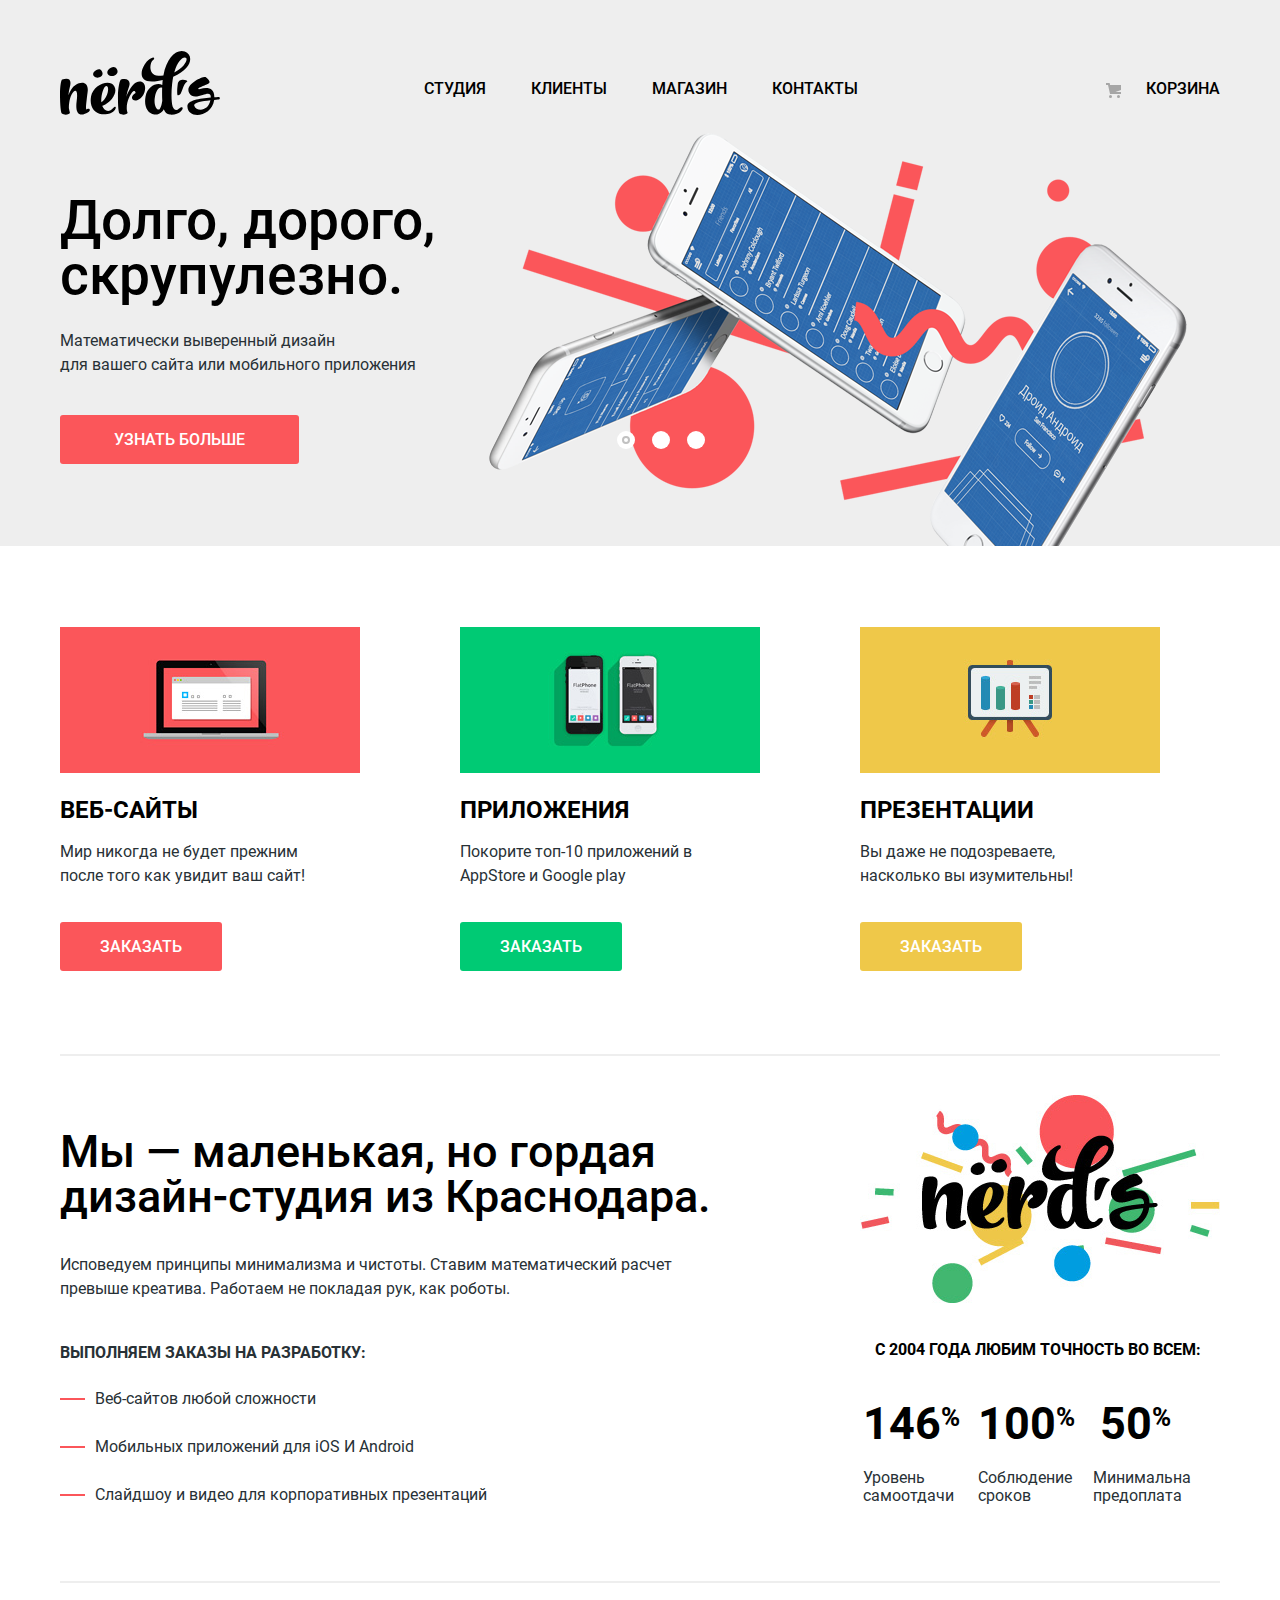
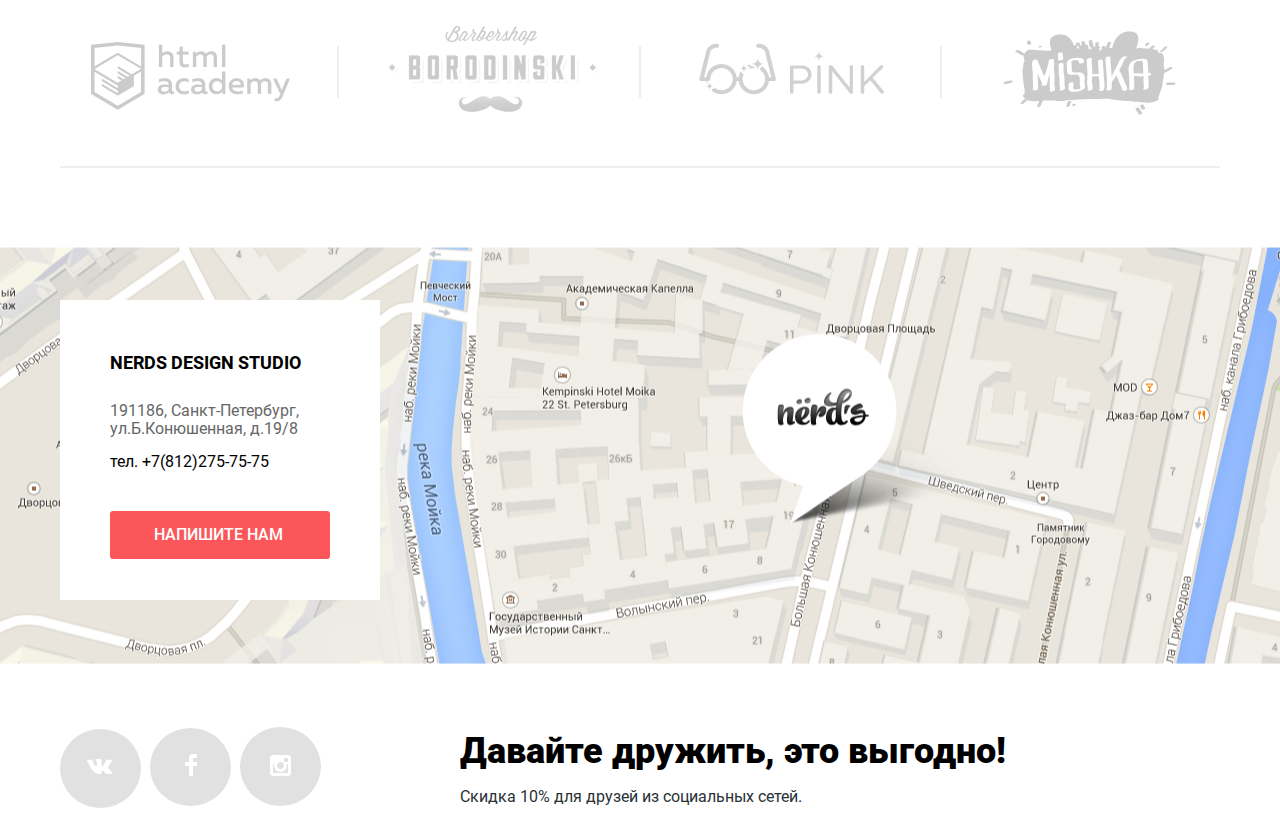
<file: index.html>
<!DOCTYPE html>
<html class="page" lang="ru">

<head>
  <meta charset="utf-8">
  <link href="https://fonts.googleapis.com/css2?family=Roboto:wght@400;500;700&display=swap" rel="stylesheet">
  <link href="css/normalize.css" rel="stylesheet">
  <link href="css/style.min.css" rel="stylesheet">
  <title>HTML Academy: Нёрдс</title>
</head>

<body class="page-body">
  <header class="main-header">
    <div class="container">
      <nav class="main-navigation">
        <a class="main-logo"><img src="img/nerds-logo.svg" width="160" height="65" alt="Логотип дизайн-студия Nerds"></a>
        <ul class="navigation-list position">
          <li><a class="navigation-item" href="studio.html">Студия</a></li>
          <li><a class="navigation-item" href="clients.html">Клиенты</a></li>
          <li><a class="navigation-item" href="catalog.html">Магазин</a></li>
          <li><a class="navigation-item" href="contacts.html">Контакты</a></li>
        </ul>
        <a class="header-cart" href="blank.html">Корзина</a>
      </nav>
    </div>
  </header>
  <main class="main-container">
    <h1 class="visually-hidden">Дизайн-студия Nerds</h1>
    <section class="promo-slider">
      <ul class="slider-list">
        <li class="slider-item">
          <div class="promo-box container">
            <div class="promo-text">
              <h2 class="visually-hidden">Рекламный блок</h2>
              <p class="promo-text-big">Долго, дорого,<br>скрупулезно.</p>
              <p class="promo-text-small-1">Математически выверенный дизайн<br> для вашего сайта или мобильного приложения</p>
              <a class="button" href="catalog.html"><span>Узнать больше</span></a>
            </div>
            <div class="promo-pic-1">
              <img src="img/nerds-slide-phones.png" width="760" height="431" alt="Промо картинка смартфонов">
            </div>
          </div>
        </li>
        <li class="slider-item visually-hidden">
          <div class="promo-box container ">
            <div class="promo-text">
              <h2 class="visually-hidden">Рекламный блок</h2>
              <p class="promo-text-big">Любим математику<br> как никто другой</p>
              <p class="promo-text-small-2">Никакого креатива, только математические формулы<br> для расчета идеальных пропорций</p>
              <a class="button" href="catalog.html"><span>Узнать больше</span></a>
            </div>
            <div class="promo-pic-2">
              <img src="./img/nerds-slide-mac.png" width="760" height="431" alt="Промо картинка с компьютерами">
            </div>
          </div>
        </li>
        <li class="slider-item visually-hidden">
          <div class="promo-box container">
            <div class="promo-text">
              <h2 class="visually-hidden">Рекламный блок</h2>
              <p class="promo-text-big">Только ночь,<br>только хардкор</p>
              <p class="promo-text-small-2">Работать днем, как все? Мы против этого.<br>Ближе к полуночи работа только начинается.</p>
              <a class="button" href="catalog.html"><span>Узнать больше</span></a>
            </div>
            <div class="promo-pic-3">
              <img src="./img/nerds-slide-pads.png" width="760" height="431" alt="Промо картинка с планшетами">
            </div>
          </div>
        </li>
      </ul>
      <div class="slider-controls">
        <button type="button" class="slider-button current-slide" aria-label="Первый слайд"></button>
        <button type="button" class="slider-button" aria-label="Второй слайд"></button>
        <button type="button" class="slider-button" aria-label="Третий слайд"></button>
      </div>
    </section>
    <section class="services container">
      <h2 class="visually-hidden">Услуги</h2>
      <ul class="services-list">
        <li class="services-item">
          <img src="img/web-sites.jpg" width="300" height="146" alt="Сайты">
          <h3 class="services-title">Веб-сайты</h3>
          <p class="services-text">Мир никогда не будет прежним<br> после того как увидит ваш сайт!</p>
          <a class="button services-button" href="catalog.html">Заказать</a>
        </li>
        <li class="services-item">
          <img src="img/apps.jpg" width="300" height="146" alt="Приложения">
          <h3 class="services-title">Приложения</h3>
          <p class="services-text">Покорите топ-10 приложений в<br> AppStore и Google play</p>
          <a class="button button-green services-button" href="catalog.html">Заказать</a>
        </li>
        <li class="services-item">
          <img src="img/presentation.jpg" width="300" height="146" alt="Презентации">
          <h3 class="services-title">Презентации</h3>
          <p class="services-text">Вы даже не подозреваете,<br> насколько вы изумительны!</p>
          <a class="button button-yellow services-button" href="catalog.html">Заказать</a>
        </li>
      </ul>
    </section>
    <section class="studio-description container">
      <div>
        <h2 class="visually-hidden">О нас</h2>
        <p class="description-big-text">Мы — маленькая, но гордая<br> дизайн-студия из Краснодара.</p>
        <p>Исповедуем принципы минимализма и чистоты. Ставим математический расчет<br> превыше креатива. Работаем не покладая рук, как роботы.</p>
        <p class="list-text">Выполняем заказы на разработку:</p>
        <ul class="tasks-list">
          <li class="tasks-list-item">Веб-сайтов любой сложности</li>
          <li class="tasks-list-item">Мобильных приложений для iOS И Android</li>
          <li class="tasks-list-item">Слайдшоу и видео для корпоративных презентаций</li>
        </ul>
      </div>
      <div>
        <h2 class="visually-hidden">Наши преимущества</h2>
        <img src="img/big-logo-nerds.jpg" width="360" height="208" alt="Логотип дизайн-студии Nerds">
        <p class="advantages-text">с 2004 года любим точность во всем:</p>
        <table class="advantages">
          <tr>
            <th class="advantages-head">146<sup class="percent-font">%</sup></th>
            <th class="advantages-head">100<sup class="percent-font">%</sup></th>
            <th class="advantages-head">50<sup class="percent-font">%</sup></th>
          </tr>
          <tr>
            <td class="advantages-name">Уровень<br> самоотдачи</td>
            <td class="advantages-name">Соблюдение<br> сроков</td>
            <td class="advantages-name">Минимальна<br> предоплата</td>
          </tr>
        </table>
      </div>
    </section>
    <section class="partners container">
      <h2 class="visually-hidden">Партнёры</h2>
      <ul class="partners-list">
        <li class="partners-item"><a href="https://htmlacademy.ru/intensive/htmlcss"><img src="img/html-academy-logo.png" class="html light" width="199" height="68" alt="HTML Academy"></a></li>
        <li class="partners-item"><a href="#"><img src="img/borodinski-logo.png" class="borodinski light" width="209" height="90" alt="Barbershop Borodinski"></a></li>
        <li class="partners-item"><a href="#"><img src="img/pink-logo.png" width="185" class="pink light" height="52" alt="PINK"></a></li>
        <li class="partners-item"><a href="#"><img src="img/mishka-logo.png" width="173" class="mishka light" height="84" alt="Mishka"></a></li>
      </ul>
    </section>
  </main>
  <footer class="main-footer">
    <section class="contacts">
      <h2 class="visually-hidden">Контакты</h2>
      <div class="container">
        <div class="contact-box">
          <h3 class="contacts-title">Nerds design studio</h3>
          <p class="adress">191186, Санкт-Петербург, ул.Б.Конюшенная, д.19/8</p>
          <a class="phone" href="tel:+78122757575">тел. +7(812)275-75-75</a>
          <a class="button contact-button" href="#">Напишите нам</a>
        </div>
      </div>
      <div class="map-box">
      <img src="img/map.jpg" class="map-back" width="1440" height="416" alt="Адрес:Санкт-Петербург, ул. Б. Конюшенная, д. 19/8">
      <iframe class="map"
        src="https://www.google.com/maps/embed?pb=!1m18!1m12!1m3!1d1998.6037872533277!2d30.320858716096975!3d59.93871648187614!2m3!1f0!2f0!3f0!3m2!1i1024!2i768!4f13.1!3m3!1m2!1s0x4696310fca145cc1%3A0x42b32648d8238007!2z0JHQvtC70YzRiNCw0Y8g0JrQvtC90Y7RiNC10L3QvdCw0Y8g0YPQuy4sIDE5LzgsINCh0LDQvdC60YIt0J_QtdGC0LXRgNCx0YPRgNCzLCAxOTExODY!5e0!3m2!1sru!2sru!4v1602230164981!5m2!1sru!2sru"
        allowfullscreen="" aria-hidden="false" tabindex="0"></iframe>
      </div>
    </section>
    <section class="social container">
      <div class="social-box">
        <div class="social-text">
          <h2 class="visually-hidden">Социальные сети</h2>
          <p class="social-big-text"><b>Давайте дружить, это выгодно!</b></p>
          <p>Скидка 10% для друзей из социальных сетей.</p>
        </div>
        <div class="social-links">
          <ul class="social-list">
            <li class="social-item"><a class="social-button vk" href="https://vk.com"><img class="social-pic" src="img/vk-icon.svg" width="26" height="15" alt="ВКонтакте"></a></li>
            <li class="social-item"><a class="social-button fb" href="https://facebook.com"><img class="social-pic" src="img/fb-icon.svg" width="12" height="22" alt="Facebook"></a></li>
            <li class="social-item"><a class="social-button inst" href="https://instagram.com"><img class="social-pic" src="img/insta-icon.svg" width="21" height="21" alt="Instagram"></a></li>
          </ul>
        </div>
      </div>
    </section>
  </footer>
  <section class="modal">
    <h2 class="visually-hidden">Форма обратной связи</h2>
    <p class="modal-big-text">Напишите нам</p>
    <form action="https://echo.htmlacademy.ru" method="post" class="feedback-box">
      <fieldset class="field-box">
        <legend class="visually-hidden">Введите ваше Имя и Фамилию</legend>
        <label class="label-text" for="name-field">Ваше имя:</label><br>
        <input class="input-box name-form" type="text" name="name" id="name-field" placeholder="Имя Фамилия" autofocus>
      </fieldset>
      <fieldset class="field-box">
        <legend class="visually-hidden">Введите ваш email</legend>
        <label class="label-text" for="email-field">Ваше email:</label><br>
        <input class="input-box email-form" type="email" name="email" id="email-field" placeholder="email@example.com">
      </fieldset>
      <fieldset class="field-box">
        <legend class="visually-hidden">Оставьте Ваш отзыв в свободной форме</legend>
        <label class="label-text" for="letter-field">Текст письма:</label><br>
        <textarea class="input-box letter" name="letter" id="letter-field" cols="250" rows="4" placeholder="В свободной форме"></textarea>
      </fieldset>
      <button type="submit" class="button">Отправить</button>
    </form>
    <button type="button" class="close" aria-label="Кнопка закрыть обратную связь"><svg class="close-pic" width="21" height="21" viewBox="0 0 21 21" fill="none" xmlns="http://www.w3.org/2000/svg">
        <path
          d="M13.3299 10.5005L20.7072 3.12321C21.0963 2.7317 21.0963 2.09952 20.7072 1.70801L19.292 0.291799C18.9005 -0.0972665 18.2683 -0.0972665 17.8768 0.291799L10.4995 7.67009L3.12221 0.2928C2.7307 -0.0962657 2.09852 -0.0962657 1.70701 0.2928L0.291799 1.70801C-0.0972665 2.09952 -0.0972665 2.7317 0.291799 3.12321L7.66909 10.5005L0.291799 17.8778C-0.0972665 18.2693 -0.0972665 18.9015 0.291799 19.293L1.70801 20.7082C2.09952 21.0973 2.7317 21.0973 3.12321 20.7082L10.5005 13.3309L17.8778 20.7082C18.2693 21.0973 18.9015 21.0973 19.293 20.7082L20.7082 19.293C21.0973 18.9015 21.0973 18.2693 20.7082 17.8778L13.3299 10.5005Z"
          fill="#FB565A" />
      </svg></button>
  </section>
  <script src="js/script.min.js"></script>
</body>

</html>
</file>
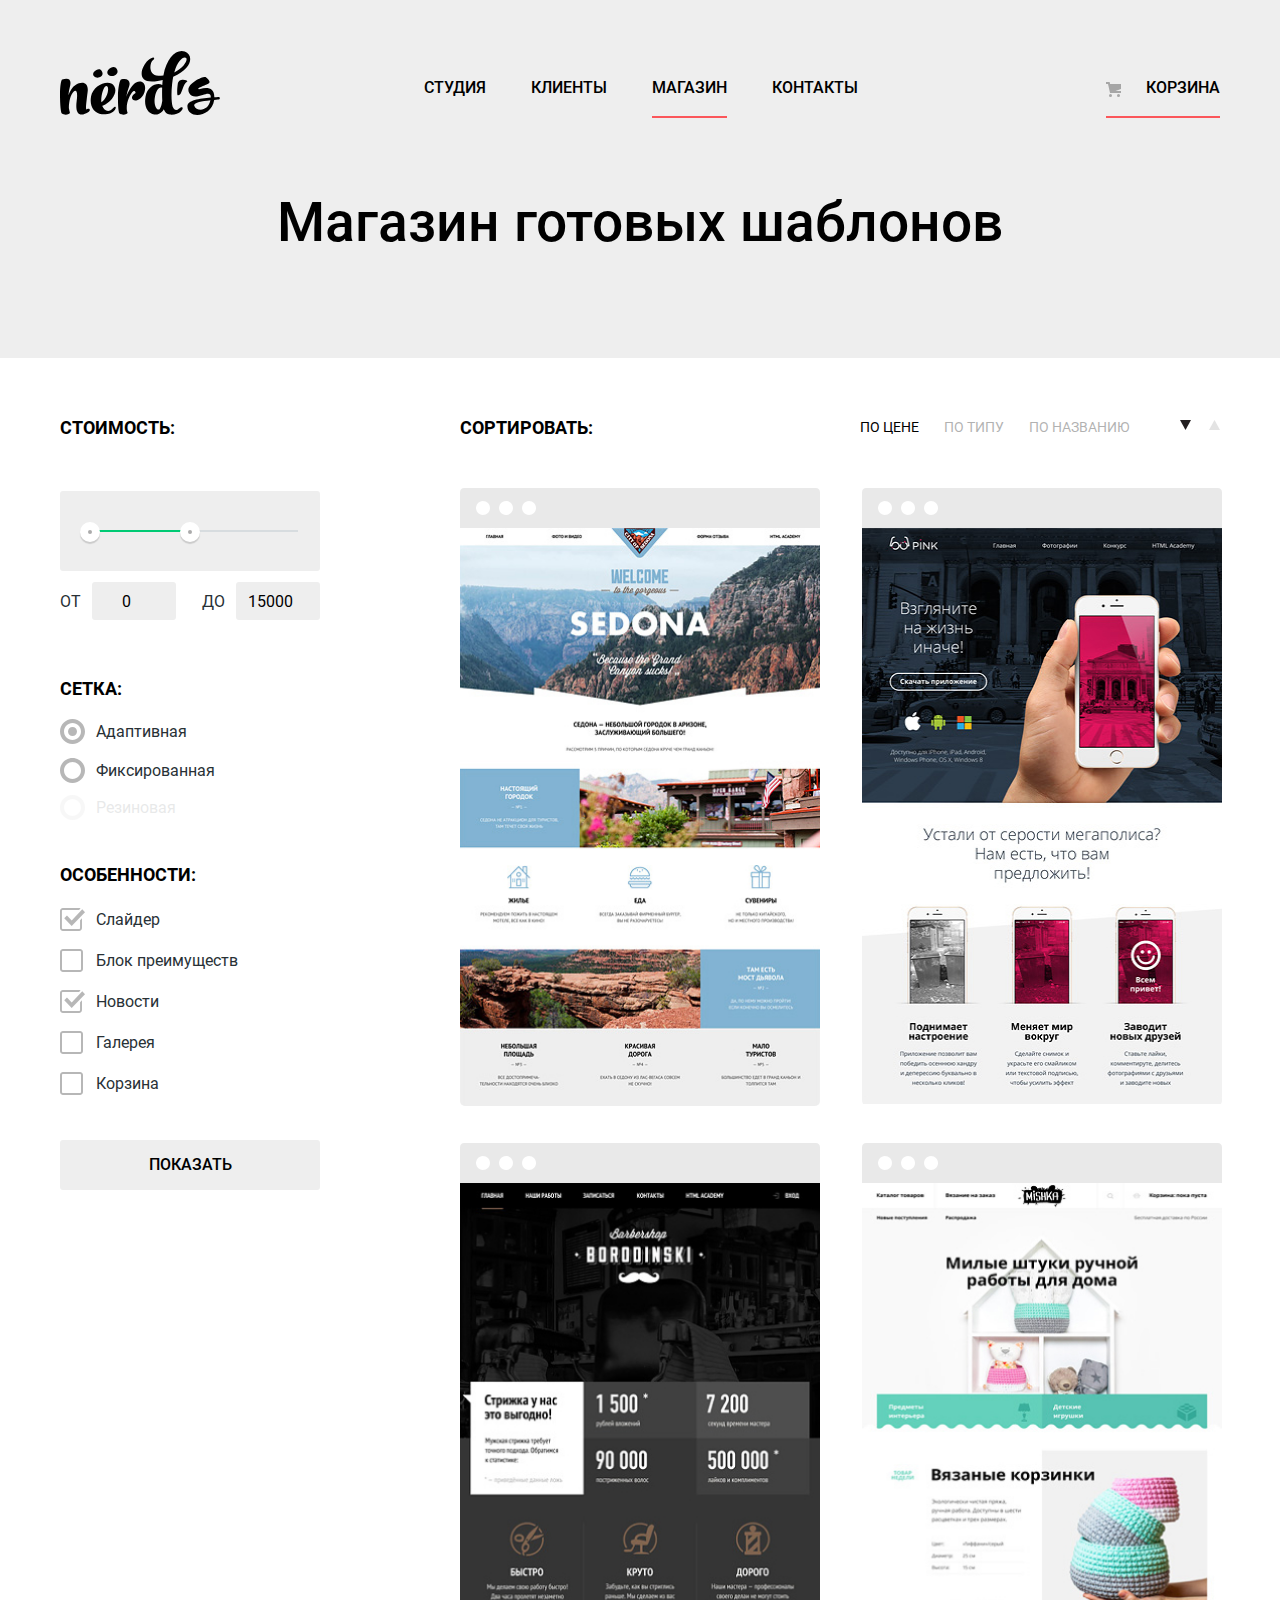
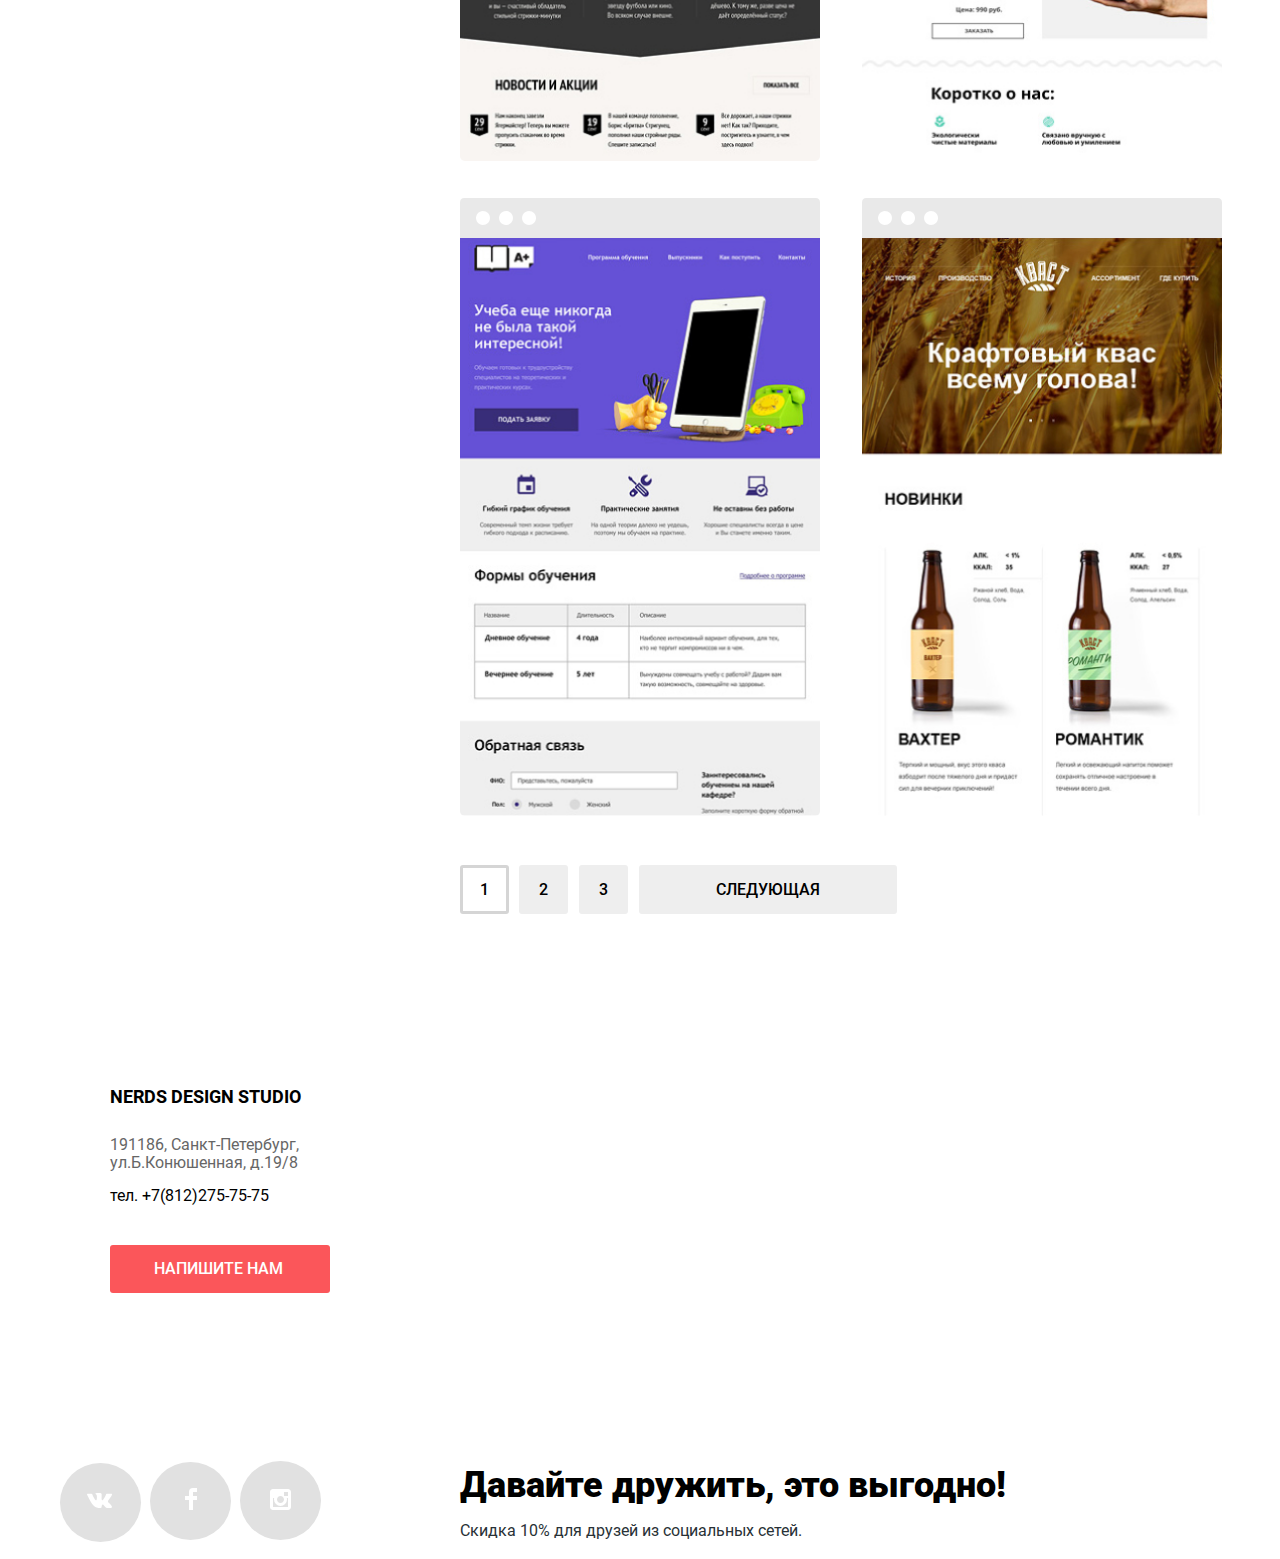
<file: catalog.html>
<!DOCTYPE html>
<html class="page" lang="ru">

<head>
  <meta charset="utf-8">
  <link href="https://fonts.googleapis.com/css2?family=Roboto:wght@400;500;700&display=swap" rel="stylesheet">
  <link href="css/normalize.css" rel="stylesheet">
  <link href="css/style.min.css" rel="stylesheet">
  <title>HTML Academy: Нёрдс</title>
</head>

<body class="page-body">
  <header class="main-header">
    <div class="container">
      <nav class="main-navigation">
        <a class="main-logo" href="index.html"><img src="img/nerds-logo.svg" width="160" height="65" alt="Логотип дизайн-студия Nerds"></a>
        <ul class="navigation-list position">
          <li><a class="navigation-item" href="studio.html">Студия</a></li>
          <li><a class="navigation-item" href="clients.html">Клиенты</a></li>
          <li><a class="navigation-item current-nav" href="catalog.html">Магазин</a></li>
          <li><a class="navigation-item" href="contacts.html">Контакты</a></li>
        </ul>
        <a class="header-cart current-nav" href="blank.html">Корзина</a>
      </nav>
    </div>
  </header>
  <main class="main-container">
    <div class="catalog-title-box">
      <div class="catalog-title-box-position">
        <h1 class="catalog-title">Магазин готовых шаблонов</h1>
      </div>
    </div>
    <div class="catalog-box container">
      <div class="catalog-filters">
        <section class="filters">
          <h2 class="visually-hidden">Фильтры</h2>
          <form class="form-box" action="https://echo.htmlacademy.ru" method="get">
            <fieldset class="filter-box">
              <legend class="form-name">Стоимость:</legend>
              <div class="range-filter">
                <div class="range-controls">
                  <div class="scale">
                    <div class="bar"></div>
                  </div>
                  <div class="toggle toggle-min"></div>
                  <div class="toggle toggle-max"></div>
                </div>
                <div class="price-controls">
                  <label class="min-price">
                    От<input class="price-box" type="number" name="min-price" value="0">
                  </label>
                  <label class="max-price">
                    До<input class="price-box" type="number" name="min-price" value="15000">
                  </label>
                </div>
              </div>
            </fieldset>
            <fieldset class="filter-box">
              <legend class="form-name">Сетка:</legend>
              <ul class="radio-list">
                <li class="radio-item">
                  <input class="visually-hidden input-radio" type="radio" name="type-of-grid" value="Адаптивная" id="adaptive" checked>
                  <label class="radio-name" for="adaptive">Адаптивная</label>
                </li>
                <li class="radio-item">
                  <input class="visually-hidden input-radio" type="radio" name="type-of-grid" value="Фиксированная" id="fix">
                  <label class="radio-name" for="fix">Фиксированная</label>
                </li>
                <li class="radio-item">
                  <input class="visually-hidden input-radio" type="radio" name="type-of-grid" value="Резиновая" id="rubber" disabled>
                  <label class="radio-name" for="rubber">Резиновая</label>
                </li>
              </ul>
            </fieldset>
            <fieldset class="filter-box">
              <legend class="form-name">Особенности:</legend>
              <ul class="check-list">
                <li class="check-item">
                  <input class="visually-hidden input-checkbox" type="checkbox" name="slider" id="slider" checked>
                  <label class="checkbox-name" for="slider">Слайдер</label>
                </li>
                <li class="check-item">
                  <input class="visually-hidden input-checkbox" type="checkbox" name="advantages" id="advantages">
                  <label class="checkbox-name" for="advantages">Блок преимуществ</label>
                </li>
                <li class="check-item">
                  <input class="visually-hidden input-checkbox" type="checkbox" name="news" id="news" checked>
                  <label class="checkbox-name" for="news">Новости</label>
                </li>
                <li class="check-item">
                  <input class="visually-hidden input-checkbox" type="checkbox" name="gallery" id="gallery">
                  <label class="checkbox-name" for="gallery">Галерея</label>
                </li>
                <li class="check-item">
                  <input class="visually-hidden input-checkbox" type="checkbox" name="cart" id="cart">
                  <label class="checkbox-name" for="cart">Корзина</label>
                </li>
              </ul>
            </fieldset>
            <button class="catalog-button">Показать</button>
          </form>
        </section>
      </div>
      <div class="catalog-templates">
        <section class="templates">
          <h2 class="visually-hidden">Шаблоны сайтов</h2>
          <div class="templates-box-sort">
            <div class="box-sort-text">
              <p class="form-name">Сортировать:</p>
            </div>
            <div class="box-sort-list">
              <ul class="sort-list">
                <li>По цене</li>
                <li><a href="#" class="sort-item">По типу</a></li>
                <li><a href="#" class="sort-item">По названию</a></li>
              </ul>
            </div>
            <div class="box-sort-button">
              <button type="button" class="sort-button-down"><span class="visually-hidden">Сортировать с начала</span><svg width="11" height="10" viewBox="0 0 11 10" fill="none" xmlns="http://www.w3.org/2000/svg">
                  <path d="M5.5 10L0 0H11" fill="#231F20" />
                </svg></button>
              <button type="button" class="sort-button-up"><span class="visually-hidden">Сортировать с конца</span><svg width="11" height="10" viewBox="0 0 11 10" fill="none" xmlns="http://www.w3.org/2000/svg">
                  <path d="M5.5 0L0 10H11L5.5 0Z" fill="#231F20" /></svg></button>
            </div>
          </div>
          <div class="templates-box">
            <ul class="templates-list">
              <li class="templates-item">
                <a href="#">
                  <svg aria-hidden="true" focusable="false" width="360" height="40" class="shape" viewBox="0 0 360 40" fill="none" xmlns="http://www.w3.org/2000/svg">
                    <path class="shape-color" fill-rule="evenodd" clip-rule="evenodd"
                      d="M4 0H356C358.2 0 360 1.8 360 4V40H0V4C0 1.8 1.8 0 4 0ZM16.9288 23.5C18.1792 25.6658 20.4901 27 22.991 27C26.857 27 29.991 23.866 29.991 20C29.991 16.134 26.857 13 22.991 13C20.4901 13 18.1792 14.3342 16.9288 16.5C15.6784 18.6658 15.6784 21.3342 16.9288 23.5ZM46.002 27C43.5011 27 41.1902 25.6658 39.9398 23.5C38.6893 21.3342 38.6893 18.6658 39.9398 16.5C41.1902 14.3342 43.5011 13 46.002 13C49.8679 13 53.002 16.134 53.002 20C53.002 23.866 49.8679 27 46.002 27ZM62.9508 23.5C64.2012 25.6658 66.5121 27 69.0129 27C72.8789 27 76.0129 23.866 76.0129 20C76.0129 16.134 72.8789 13 69.0129 13C66.5121 13 64.2012 14.3342 62.9508 16.5C61.7003 18.6658 61.7003 21.3342 62.9508 23.5Z" />
                  </svg>
                  <img src="img/sedona.jpg" width="360" height="578" class="template-pic" alt="Шаблон Sedona">
                </a>
                <div class="preview">
                  <h3><a href="#" class="preview-title">Sedona</a></h3>
                  <p class="preview-text">Информационный сайт<br> для туристов</p>
                  <a href="#" class="button">9 900 ₽</a>
                </div>
              </li>
              <li class="templates-item">
                <a href="#">
                  <svg aria-hidden="true" focusable="false" width="360" height="40" class="shape" viewBox="0 0 360 40" fill="none" xmlns="http://www.w3.org/2000/svg">
                    <path class="shape-color" fill-rule="evenodd" clip-rule="evenodd"
                      d="M4 0H356C358.2 0 360 1.8 360 4V40H0V4C0 1.8 1.8 0 4 0ZM16.9288 23.5C18.1792 25.6658 20.4901 27 22.991 27C26.857 27 29.991 23.866 29.991 20C29.991 16.134 26.857 13 22.991 13C20.4901 13 18.1792 14.3342 16.9288 16.5C15.6784 18.6658 15.6784 21.3342 16.9288 23.5ZM46.002 27C43.5011 27 41.1902 25.6658 39.9398 23.5C38.6893 21.3342 38.6893 18.6658 39.9398 16.5C41.1902 14.3342 43.5011 13 46.002 13C49.8679 13 53.002 16.134 53.002 20C53.002 23.866 49.8679 27 46.002 27ZM62.9508 23.5C64.2012 25.6658 66.5121 27 69.0129 27C72.8789 27 76.0129 23.866 76.0129 20C76.0129 16.134 72.8789 13 69.0129 13C66.5121 13 64.2012 14.3342 62.9508 16.5C61.7003 18.6658 61.7003 21.3342 62.9508 23.5Z" />
                  </svg>
                  <img src="img/pink.jpg" width="360" height="578" class="template-pic" alt="Шаблон PINK">
                </a>
                <div class="preview">
                  <h3><a href="#" class="preview-title">Pink App</a></h3>
                  <p class="preview-text">Продуктовый лендинг<br>приложения для iOS и Android</p>
                  <a href="#" class="button">9 900 ₽</a>
                </div>
              </li>
              <li class="templates-item">
                <a href="#">
                  <svg aria-hidden="true" focusable="false" width="360" height="40" class="shape" viewBox="0 0 360 40" fill="none" xmlns="http://www.w3.org/2000/svg">
                    <path class="shape-color" fill-rule="evenodd" clip-rule="evenodd"
                      d="M4 0H356C358.2 0 360 1.8 360 4V40H0V4C0 1.8 1.8 0 4 0ZM16.9288 23.5C18.1792 25.6658 20.4901 27 22.991 27C26.857 27 29.991 23.866 29.991 20C29.991 16.134 26.857 13 22.991 13C20.4901 13 18.1792 14.3342 16.9288 16.5C15.6784 18.6658 15.6784 21.3342 16.9288 23.5ZM46.002 27C43.5011 27 41.1902 25.6658 39.9398 23.5C38.6893 21.3342 38.6893 18.6658 39.9398 16.5C41.1902 14.3342 43.5011 13 46.002 13C49.8679 13 53.002 16.134 53.002 20C53.002 23.866 49.8679 27 46.002 27ZM62.9508 23.5C64.2012 25.6658 66.5121 27 69.0129 27C72.8789 27 76.0129 23.866 76.0129 20C76.0129 16.134 72.8789 13 69.0129 13C66.5121 13 64.2012 14.3342 62.9508 16.5C61.7003 18.6658 61.7003 21.3342 62.9508 23.5Z" />
                  </svg>
                  <img src="img/borodinski.jpg" width="360" height="578" class="template-pic" alt="Шаблон Borodinski">
                </a>
                <div class="preview">
                  <h3><a href="#" class="preview-title">Barbershop</a></h3>
                  <p class="preview-text">Сайт салона красоты.<br>Для мужчин, да.</p>
                  <a href="#" class="button">9 900 ₽</a>
                </div>
              </li>
              <li class="templates-item">
                <a href="#">
                  <svg aria-hidden="true" focusable="false" width="360" height="40" class="shape" viewBox="0 0 360 40" fill="none" xmlns="http://www.w3.org/2000/svg">
                    <path class="shape-color" fill-rule="evenodd" clip-rule="evenodd"
                      d="M4 0H356C358.2 0 360 1.8 360 4V40H0V4C0 1.8 1.8 0 4 0ZM16.9288 23.5C18.1792 25.6658 20.4901 27 22.991 27C26.857 27 29.991 23.866 29.991 20C29.991 16.134 26.857 13 22.991 13C20.4901 13 18.1792 14.3342 16.9288 16.5C15.6784 18.6658 15.6784 21.3342 16.9288 23.5ZM46.002 27C43.5011 27 41.1902 25.6658 39.9398 23.5C38.6893 21.3342 38.6893 18.6658 39.9398 16.5C41.1902 14.3342 43.5011 13 46.002 13C49.8679 13 53.002 16.134 53.002 20C53.002 23.866 49.8679 27 46.002 27ZM62.9508 23.5C64.2012 25.6658 66.5121 27 69.0129 27C72.8789 27 76.0129 23.866 76.0129 20C76.0129 16.134 72.8789 13 69.0129 13C66.5121 13 64.2012 14.3342 62.9508 16.5C61.7003 18.6658 61.7003 21.3342 62.9508 23.5Z" />
                  </svg>
                  <img src="img/mishka.jpg" width="360" height="578" class="template-pic" alt="Шаблон Mishka">
                </a>
                <div class="preview">
                  <h3><a href="#" class="preview-title">MISHKA</a></h3>
                  <p class="preview-text">Интернет-магазин<br>вязаных игрушек</p>
                  <a href="#" class="button">9 900 ₽</a>
                </div>
              </li>
              <li class="templates-item">
                <a href="#">
                  <svg aria-hidden="true" focusable="false" width="360" height="40" class="shape" viewBox="0 0 360 40" fill="none" xmlns="http://www.w3.org/2000/svg">
                    <path class="shape-color" fill-rule="evenodd" clip-rule="evenodd"
                      d="M4 0H356C358.2 0 360 1.8 360 4V40H0V4C0 1.8 1.8 0 4 0ZM16.9288 23.5C18.1792 25.6658 20.4901 27 22.991 27C26.857 27 29.991 23.866 29.991 20C29.991 16.134 26.857 13 22.991 13C20.4901 13 18.1792 14.3342 16.9288 16.5C15.6784 18.6658 15.6784 21.3342 16.9288 23.5ZM46.002 27C43.5011 27 41.1902 25.6658 39.9398 23.5C38.6893 21.3342 38.6893 18.6658 39.9398 16.5C41.1902 14.3342 43.5011 13 46.002 13C49.8679 13 53.002 16.134 53.002 20C53.002 23.866 49.8679 27 46.002 27ZM62.9508 23.5C64.2012 25.6658 66.5121 27 69.0129 27C72.8789 27 76.0129 23.866 76.0129 20C76.0129 16.134 72.8789 13 69.0129 13C66.5121 13 64.2012 14.3342 62.9508 16.5C61.7003 18.6658 61.7003 21.3342 62.9508 23.5Z" />
                  </svg>
                  <img src="img/aplus.jpg" width="360" height="578" class="template-pic" alt="Шаблон APlus">
                </a>
                <div class="preview">
                  <h3><a href="#" class="preview-title">A Plus</a></h3>
                  <p class="preview-text">Лендинг курсов повышения<br>квалификации</p>
                  <a href="#" class="button">9 900 ₽</a>
                </div>
              </li>
              <li class="templates-item">
                <a href="#">
                  <svg aria-hidden="true" focusable="false" width="360" height="40" class="shape" viewBox="0 0 360 40" fill="none" xmlns="http://www.w3.org/2000/svg">
                    <path class="shape-color" fill-rule="evenodd" clip-rule="evenodd"
                      d="M4 0H356C358.2 0 360 1.8 360 4V40H0V4C0 1.8 1.8 0 4 0ZM16.9288 23.5C18.1792 25.6658 20.4901 27 22.991 27C26.857 27 29.991 23.866 29.991 20C29.991 16.134 26.857 13 22.991 13C20.4901 13 18.1792 14.3342 16.9288 16.5C15.6784 18.6658 15.6784 21.3342 16.9288 23.5ZM46.002 27C43.5011 27 41.1902 25.6658 39.9398 23.5C38.6893 21.3342 38.6893 18.6658 39.9398 16.5C41.1902 14.3342 43.5011 13 46.002 13C49.8679 13 53.002 16.134 53.002 20C53.002 23.866 49.8679 27 46.002 27ZM62.9508 23.5C64.2012 25.6658 66.5121 27 69.0129 27C72.8789 27 76.0129 23.866 76.0129 20C76.0129 16.134 72.8789 13 69.0129 13C66.5121 13 64.2012 14.3342 62.9508 16.5C61.7003 18.6658 61.7003 21.3342 62.9508 23.5Z" />
                  </svg>
                  <img src="img/kvast.jpg" width="360" height="578" class="template-pic" alt="Шаблон Кваст">
                </a>
                <div class="preview">
                  <h3><a href="#" class="preview-title">КВАСТ</a></h3>
                  <p class="preview-text">Промо-сайт производителя<br>крафтового кваса</p>
                  <a href="#" class="button">9 900 ₽</a>
                </div>
              </li>
            </ul>
          </div>
          <div class="templates-box">
            <ul class="pagination-list">
              <li><a class="current" aria-label="текущая страница">1</a></li>
              <li><a class="pagination-item" href="#" aria-label="Вторая страница">2</a></li>
              <li><a class="pagination-item" href="#" aria-label="Третья страница">3</a></li>
              <li><a class="pagination-item next" href="#" aria-label="Следующая страница">Следующая</a></li>
            </ul>
          </div>
        </section>
      </div>
    </div>
  </main>
  <footer class="main-footer">
    <section class="contacts">
      <h2 class="visually-hidden">Контакты</h2>
      <div class="container">
        <div class="contact-box">
          <h3 class="contacts-title">Nerds design studio</h3>
          <p class="adress">191186, Санкт-Петербург, ул.Б.Конюшенная, д.19/8</p>
          <a class="phone" href="tel:+78122757575">тел. +7(812)275-75-75</a>
          <a class="button contact-button" href="#">Напишите нам</a>
        </div>
      </div>
      <!-- <img src="img/map.jpg" class="map-back" width="1440" height="416" alt="Адрес:Санкт-Петербург, ул. Б. Конюшенная, д. 19/8"> -->
      <iframe class="map"
        src="https://www.google.com/maps/embed?pb=!1m18!1m12!1m3!1d1998.6037872533277!2d30.320858716096975!3d59.93871648187614!2m3!1f0!2f0!3f0!3m2!1i1024!2i768!4f13.1!3m3!1m2!1s0x4696310fca145cc1%3A0x42b32648d8238007!2z0JHQvtC70YzRiNCw0Y8g0JrQvtC90Y7RiNC10L3QvdCw0Y8g0YPQuy4sIDE5LzgsINCh0LDQvdC60YIt0J_QtdGC0LXRgNCx0YPRgNCzLCAxOTExODY!5e0!3m2!1sru!2sru!4v1602230164981!5m2!1sru!2sru"
        allowfullscreen="" aria-hidden="false" tabindex="0"></iframe>
    </section>
    <section class="social container">
      <div class="social-box">
        <div class="social-text">
          <h2 class="visually-hidden">Социальные сети</h2>
          <p class="social-big-text"><b>Давайте дружить, это выгодно!</b></p>
          <p>Скидка 10% для друзей из социальных сетей.</p>
        </div>
        <div class="social-links">
          <ul class="social-list">
            <li class="social-item"><a class="social-button vk" href="https://vk.com"><img class="social-pic" src="img/vk-icon.svg" width="26" height="15" alt="ВКонтакте"></a></li>
            <li class="social-item"><a class="social-button fb" href="https://facebook.com"><img class="social-pic" src="img/fb-icon.svg" width="12" height="22" alt="Facebook"></a></li>
            <li class="social-item"><a class="social-button inst" href="https://instagram.com"><img class="social-pic" src="img/insta-icon.svg" width="21" height="21" alt="Instagram"></a></li>
          </ul>
        </div>
      </div>
    </section>
  </footer>
  <section class="modal">
    <h2 class="visually-hidden">Форма обратной связи</h2>
    <p class="modal-big-text">Напишите нам</p>
    <form action="https://echo.htmlacademy.ru" method="post" class="feedback-box">
      <fieldset class="field-box">
        <legend class="visually-hidden">Введите ваше Имя и Фамилию</legend>
        <label class="label-text" for="name-field">Ваше имя:</label><br>
        <input class="input-box" type="text" name="name" id="name-field" placeholder="Имя Фамилия" autofocus>
      </fieldset>
      <fieldset class="field-box">
        <legend class="visually-hidden">Введите ваш email</legend>
        <label class="label-text" for="email-field">Ваше email:</label><br>
        <input class="input-box" type="email" name="email" id="email-field" placeholder="email@example.com">
      </fieldset>
      <fieldset class="field-box">
        <legend class="visually-hidden">Оставьте Ваш отзыв в свободной форме</legend>
        <label class="label-text" for="letter-field">Текст письма:</label><br>
        <textarea class="input-box letter" name="letter" id="letter-field" cols="250" rows="4" placeholder="В свободной форме"></textarea>
      </fieldset>
      <button type="submit" class="button">Отправить</button>
    </form>
    <button type="button" class="close" aria-label="Кнопка закрыть обратную связь"><svg class="close-pic" width="21" height="21" viewBox="0 0 21 21" fill="none" xmlns="http://www.w3.org/2000/svg">
        <path
          d="M13.3299 10.5005L20.7072 3.12321C21.0963 2.7317 21.0963 2.09952 20.7072 1.70801L19.292 0.291799C18.9005 -0.0972665 18.2683 -0.0972665 17.8768 0.291799L10.4995 7.67009L3.12221 0.2928C2.7307 -0.0962657 2.09852 -0.0962657 1.70701 0.2928L0.291799 1.70801C-0.0972665 2.09952 -0.0972665 2.7317 0.291799 3.12321L7.66909 10.5005L0.291799 17.8778C-0.0972665 18.2693 -0.0972665 18.9015 0.291799 19.293L1.70801 20.7082C2.09952 21.0973 2.7317 21.0973 3.12321 20.7082L10.5005 13.3309L17.8778 20.7082C18.2693 21.0973 18.9015 21.0973 19.293 20.7082L20.7082 19.293C21.0973 18.9015 21.0973 18.2693 20.7082 17.8778L13.3299 10.5005Z"
          fill="#FB565A" />
      </svg></button>
  </section>
  <script src="js/script.min.js"></script>
</body>

</html>
</file>
<file: css/style.min.css>
@-webkit-keyframes bounce{0%{-webkit-transform:translateY(-2000px);transform:translateY(-2000px)}70%{-webkit-transform:translateY(30px);transform:translateY(30px)}90%{-webkit-transform:translateY(-10px);transform:translateY(-10px)}to{-webkit-transform:translateY(0);transform:translateY(0)}}@keyframes bounce{0%{-webkit-transform:translateY(-2000px);transform:translateY(-2000px)}70%{-webkit-transform:translateY(30px);transform:translateY(30px)}90%{-webkit-transform:translateY(-10px);transform:translateY(-10px)}to{-webkit-transform:translateY(0);transform:translateY(0)}}@-webkit-keyframes shake{0%,to{-webkit-transform:translateX(0);transform:translateX(0)}10%,30%,50%,70%,90%{-webkit-transform:translateX(-10px);transform:translateX(-10px)}20%,40%,60%,80%{-webkit-transform:translateX(10px);transform:translateX(10px)}}@keyframes shake{0%,to{-webkit-transform:translateX(0);transform:translateX(0)}10%,30%,50%,70%,90%{-webkit-transform:translateX(-10px);transform:translateX(-10px)}20%,40%,60%,80%{-webkit-transform:translateX(10px);transform:translateX(10px)}}:root{--basic-black: #000000;--basic-black-opacity: rgba(0, 0, 0, 0.3);--basic-grey-controls: #C1C1C1;--basic-filter-darkgrey: #4D4D4D;--basic-dark-grey: #283136;--basic-light-grey: #EEEEEE;--basic-lighter-grey: #666666;--basic-button-grey: #DFDFDF;--basic-filter-scale-grey: #D7DCDF;--basic-filter-toggle-grey: #ABABAB;--basic-button-dark-grey: #D5D5D5;--basic-border-light-grey: #D7DCDE;--basic-border-dark-grey: #B4B9BB;--basic-template-color: rgba(77, 77, 77, 0.12);--basic-template-color-dark: rgba(77, 77, 77, 1);--basic-white: #FFFFFF;--basic-gradient-white: #E1E1E1;--basic-light-red: #FB565A;--basic-dark-red: #E74246;--basic-darkest-red: #D7373B;--basic-green: #00CA74;--basic-dark-green: #00BC6C;--basic-darkest-green: #00AA62;--basic-yellow: #EFC849;--basic-dark-yellow: #EAB534;--basic-darkest-yellow: #E5A722;--basic-gradient-red: #E74246;--basic-gradient-dark-red: #D7373B;--basic-button-text-opacity: rgba(255, 255, 255, 0.3);--basic-shadow: rgba(0, 1, 1, 0.1);--basic-templates-shadow: rgba(0, 1, 1, 0.25);--basic-modal-shadow: rgba(0, 0, 0, 0.4);--basic-toggle-shadow: rgba(0, 0, 0, 0.15)}@font-face{font-family:'Roboto';font-style:normal;font-weight:400;src:local('Roboto'),local('Roboto-Regular'),url(../fonts/roboto.woff2) format('woff2'),url(../fonts/roboto.woff) format('woff')}@font-face{font-family:'Roboto';font-style:normal;font-weight:500;src:local('Roboto Medium'),local('Roboto-Medium'),url(../fonts/robotomedium.woff2) format('woff2'),url(../fonts/robotomedium.woff) format('woff')}@font-face{font-family:'Roboto';font-style:normal;font-weight:700;src:local('Roboto Bold'),local('Roboto-Bold'),url(../fonts/robotobold.woff2) format('woff2'),url(../fonts/robotobold.woff) format('woff')}.page{font-family:"Roboto","Arial",sans-serif;font-size:16px;color:var(--basic-dark-grey);line-height:24px;font-weight:400;height:100%}.page-body{min-height:100%;display:-ms-grid;display:grid;-ms-grid-rows:-webkit-min-content 1fr -webkit-min-content;-ms-grid-rows:min-content 1fr min-content;grid-template-rows:-webkit-min-content 1fr -webkit-min-content;grid-template-rows:min-content 1fr min-content;-ms-flex-line-pack:start;align-content:start;overflow-x:hidden}.main-header{background-color:var(--basic-light-grey);font-weight:500;line-height:30px;color:var(--basic-black)}.visually-hidden{position:absolute;clip:rect(0 0 0 0);width:1px;height:1px;margin:-1px}.container{width:1160px;margin:0 auto}.main-navigation,.navigation-list{display:-webkit-box;display:-ms-flexbox;display:flex}.main-navigation{-webkit-box-pack:justify;-ms-flex-pack:justify;justify-content:space-between;-webkit-box-align:center;-ms-flex-align:center;align-items:center;margin-top:50px}.navigation-list{-webkit-box-flex:0;-ms-flex-positive:0;flex-grow:0;-ms-flex-pack:distribute;justify-content:space-around;min-width:437px}.navigation-item{margin-right:45px}.navigation-list{margin:0}.navigation-list,.services-list{list-style:none;padding:0}.filters-list,.pagination-lis,.social-list,.templates-list{list-style:none;margin:0;padding:0}.partners-list{list-style:none;margin:0}.pagination-list,.slider-list,.sort-list{list-style:none;margin:0;padding:0}.tasks-list{list-style:none;padding:0}.radio-list{margin:0}.check-list,.radio-list{list-style:none;padding:0}.header-cart,.navigation-item{text-decoration:none;color:var(--basic-black);text-transform:uppercase;display:block;padding-top:15px;padding-bottom:13px}.current-nav{border-bottom:2px solid var(--basic-light-red)}.header-cart{padding-left:40px;position:relative}.header-cart:before{content:"";width:15px;height:15px;background-image:url(../img/cart-icon.svg);background-repeat:no-repeat;background-position:0 0;position:absolute;left:0;top:24px}.main-logo:active,.social-button:active .social-pic{opacity:.3}.header-cart:hover,.navigation-item:hover{color:var(--basic-light-red)}.header-cart:active,.navigation-item:active{color:var(--basic-black);opacity:.3}.promo-slider{background-color:var(--basic-light-grey);position:relative}.promo-text-big{font-size:55px;line-height:55px;font-weight:500;color:var(--basic-black);padding-top:13px;margin-bottom:0}.promo-text-small-1{padding-top:10px;padding-bottom:35px}.promo-text-small-2{padding-top:20px;padding-bottom:25px}.promo-pic-1,.promo-pic-2{position:relative;bottom:10px}.promo-pic-1{left:20px}.promo-pic-2{right:115px}.promo-pic-3{bottom:10px;right:10px}.promo-pic-3,.slider-list{position:relative}.slider-button,.slider-controls{display:-webkit-box;display:-ms-flexbox;display:flex}.slider-controls{position:absolute;bottom:23%;left:48.2%}.slider-button{-webkit-box-align:center;-ms-flex-align:center;align-items:center;-webkit-box-pack:center;-ms-flex-pack:center;justify-content:center;border:0;width:18px;height:18px;background-color:var(--basic-white);border-radius:50%;margin-right:17px;padding:5px;cursor:pointer;position:relative}.current-slide:before{content:"";position:absolute;padding:2px;border:2px solid var(--basic-grey-controls);border-radius:50%}.promo-box{display:-ms-grid;display:grid;-ms-grid-columns:-webkit-max-content -webkit-min-content;-ms-grid-columns:max-content min-content;grid-template-columns:-webkit-max-content -webkit-min-content;grid-template-columns:max-content min-content;-ms-grid-rows:421px;grid-template-rows:421px}.promo-box>:nth-child(1){-ms-grid-row:1;-ms-grid-column:1}.promo-box>:nth-child(2){-ms-grid-row:1;-ms-grid-column:2}.button,.tasks-list-item:before{background-color:var(--basic-light-red)}.button{padding:15px 54px;border-radius:3px;font-weight:500;font-size:16px;line-height:18px;text-decoration:none;color:var(--basic-white);text-transform:uppercase}.button:hover{background-color:var(--basic-dark-red)}.button:active{color:var(--basic-button-text-opacity);background-color:var(--basic-darkest-red);-webkit-box-shadow:inset 0 3px 0 var(--basic-shadow);box-shadow:inset 0 3px 0 var(--basic-shadow)}.services-title{font-weight:700;font-size:24px;line-height:30px;color:var(--basic-black);text-transform:uppercase;margin-top:15px;margin-bottom:15px}.services-text{margin-top:0;margin-bottom:47px}.services-list{display:-ms-grid;display:grid;-ms-grid-columns:1fr 40px 1fr 40px 1fr;grid-template-columns:1fr 1fr 1fr;-webkit-column-gap:40px;-moz-column-gap:40px;column-gap:40px;margin:63px 0 0}.services{padding-top:18px;border-bottom:2px solid var(--basic-light-grey);padding-bottom:95px}.services-button{padding:15px 40px}.button-green{background-color:var(--basic-green)}.button-green:hover{background-color:var(--basic-dark-green)}.button-green:active{background-color:var(--basic-darkest-green);-webkit-box-shadow:inset 0 3px 0 var(--basic-shadow);box-shadow:inset 0 3px 0 var(--basic-shadow)}.button-yellow{background-color:var(--basic-yellow)}.button-yellow:hover{background-color:var(--basic-dark-yellow)}.button-yellow:active{background-color:var(--basic-darkest-yellow);-webkit-box-shadow:inset 0 3px 0 var(--basic-shadow);box-shadow:inset 0 3px 0 var(--basic-shadow)}.studio-description{display:-ms-grid;display:grid;-ms-grid-columns:1fr auto;grid-template-columns:1fr auto;margin-top:39px;border-bottom:2px solid var(--basic-light-grey);padding-bottom:57px}.description-big-text{font-weight:500;font-size:45px;line-height:45px;color:var(--basic-black);margin-top:34px;margin-bottom:34px}.list-text{text-transform:uppercase;font-weight:700;margin-top:40px;margin-bottom:5px}.tasks-list{margin:5px 35px;padding-top:5px}.tasks-list-item{line-height:48px;position:relative}.tasks-list-item:before{content:"";width:25px;height:2px;position:absolute;top:23px;left:-35px}.advantages-head,.advantages-text{font-weight:700;color:var(--basic-black);padding-top:12px}.advantages-text{text-transform:uppercase;padding-left:15px}.advantages-head{font-size:45px;line-height:64px;padding-bottom:10px;padding-right:15px}.percent-font{font-size:26px}.advantages-name{line-height:18px}.partners-list{display:-webkit-box;display:-ms-flexbox;display:flex;-webkit-box-orient:horizontal;-webkit-box-direction:normal;-ms-flex-direction:row;flex-direction:row;-ms-flex-pack:distribute;justify-content:space-around;-ms-flex-line-pack:baseline;align-content:baseline;padding:43px 0}.html,.partners-item{position:relative}.html{top:16px}.borodinski,.html{right:18px}.borodinski,.mishka,.pink{position:relative}.pink{top:17px;right:15px}.mishka{top:5px;left:5px}.partners-item:nth-child(2):after,.partners-item:nth-child(3):after,.partners-item:nth-child(4):after{content:"";width:2px;height:52px;background-color:var(--basic-light-grey);position:absolute;top:20px;left:-58px}.partners-item:nth-child(2):after,.partners-item:nth-child(3):after{left:-75px}.partners-item:nth-child(2):after{left:-70px}.light{opacity:.2}.light:hover{opacity:1}.light:active{opacity:.1}.partners{border-bottom:2px solid var(--basic-light-grey)}.main-footer{padding-top:75px}.map-box{position:relative;bottom:118px}.map,.map-back{position:absolute;height:416px;border:0}.map{width:100%;bottom:-118px}.map-back{left:50%;top:40%;-webkit-transform:translate(-50%,-71.5%);-ms-transform:translate(-50%,-71.5%);transform:translate(-50%,-71.5%)}.contact-box{position:relative;background-color:var(--basic-white);width:220px;height:300px;display:-webkit-box;display:-ms-flexbox;display:flex;-webkit-box-orient:vertical;-webkit-box-direction:normal;-ms-flex-direction:column;flex-direction:column;padding:0 50px;z-index:1;margin-bottom:120px;top:57px}.contacts{line-height:18px;color:var(--basic-lighter-grey);position:relative}.contacts-title{font-size:18px;line-height:30px;text-transform:uppercase;color:var(--basic-black);padding-top:30px;margin-bottom:4px}.adress{padding-top:10px;margin-top:10px;margin-bottom:15px}.phone{text-decoration:none;color:var(--basic-black);padding-bottom:40px}.contact-button{padding:15px 44px;margin-bottom:44px}.social{padding-top:34px}.social-big-text{font-weight:700;font-size:36px;line-height:36px;color:var(--basic-black);margin-bottom:10px}.social-list{display:-ms-grid;display:grid;-ms-grid-columns:auto auto auto;grid-template-columns:auto auto auto}.social-button:hover{background-color:var(--basic-dark-red)}.social-button:active{background-color:var(--basic-darkest-red);-webkit-box-shadow:inset 0 3px 0 var(--basic-shadow);box-shadow:inset 0 3px 0 var(--basic-shadow)}.social-box{display:-webkit-box;display:-ms-flexbox;display:flex;-webkit-box-pack:justify;-ms-flex-pack:justify;justify-content:space-between;-webkit-box-align:center;-ms-flex-align:center;align-items:center}.social-text{-webkit-box-ordinal-group:3;-ms-flex-order:2;order:2;-webkit-box-flex:1;-ms-flex-positive:1;flex-grow:1}.social-list{display:-webkit-box;display:-ms-flexbox;display:flex;-webkit-box-pack:justify;-ms-flex-pack:justify;justify-content:space-between;-webkit-box-align:center;-ms-flex-align:center;align-items:center;padding-right:130px;padding-top:15px}.social-button{background-color:var(--basic-gradient-white)}.fb,.inst,.vk{padding:30px 28px 30px 27px;border-radius:50%}.fb,.inst{padding:33px 34px 26px 35px}.inst{padding:34px 30px 26px}.social-item{margin-right:9px}.catalog-title{font-weight:500;font-size:55px;line-height:55px;margin:0 auto;color:var(--basic-black);padding-top:70px;padding-bottom:108px}.catalog-title-box{background-color:var(--basic-light-grey)}.catalog-title-box-position{display:-ms-grid;display:grid}.catalog-box{-ms-grid-columns:260px 140px 2fr;grid-template-columns:260px 2fr;-webkit-column-gap:140px;-moz-column-gap:140px;column-gap:140px;padding-top:55px}.catalog-box,.catalog-filters,.catalog-templates{display:-ms-grid;display:grid}.filters{font-weight:400;font-size:16px;line-height:19px}.form-box{display:-webkit-box;display:-ms-flexbox;display:flex;-webkit-box-align:start;-ms-flex-align:start;align-items:flex-start;-webkit-box-orient:vertical;-webkit-box-direction:normal;-ms-flex-direction:column;flex-direction:column;-ms-flex-pack:distribute;justify-content:space-around;max-width:260px}.form-name{font-weight:700;font-size:18px;line-height:30px;color:var(--basic-black);text-transform:uppercase;margin:0;padding:0}.catalog-button{font-weight:500;font-size:16px;line-height:18px;text-transform:uppercase;border:0;background-color:var(--basic-light-grey);width:260px;height:50px;border-radius:3px;margin-top:25px;cursor:pointer}.form-button:hover{background-color:var(--basic-button-grey)}.form-button:active{background-color:var(--basic-button-dark-grey)}.opacity:active{opacity:.3}.templates{display:-ms-grid;display:grid;-ms-grid-rows:-webkit-min-content auto -webkit-min-content;-ms-grid-rows:min-content auto min-content;grid-template-rows:-webkit-min-content auto -webkit-min-content;grid-template-rows:min-content auto min-content}.templates-box-sort{display:-webkit-box;display:-ms-flexbox;display:flex;-webkit-box-pack:justify;-ms-flex-pack:justify;justify-content:space-between;-ms-flex-line-pack:justify;align-content:space-between;max-width:760px}.box-sort-list{-webkit-box-flex:1;-ms-flex-positive:1;flex-grow:1;-ms-flex-item-align:center;-ms-grid-row-align:center;align-self:center;padding-bottom:3px}.box-sort-button{margin-left:50px}.sort-button-down,.sort-button-up{padding:0;font:inherit;color:inherit;background-color:transparent;cursor:pointer;border:0}.sort-button-up{opacity:.12;margin-left:14px}.sort-button-down:hover,.sort-button-up:hover{opacity:.5}.sort-button-down:active,.sort-button-up:active{opacity:1}.templates-list{display:-ms-grid;display:grid;-ms-grid-columns:1fr 42px 1fr;grid-template-columns:1fr 1fr;-webkit-column-gap:42px;-moz-column-gap:42px;column-gap:42px;row-gap:30px;padding-top:45px}.templates-item{position:relative;border-radius:5px}.template-pic{padding-top:40px;border-radius:5px}.shape{position:absolute}.shape-color{fill:var(--basic-template-color)}.templates-item:hover .shape-color{fill:var(--basic-template-color-dark)}.templates-item:hover{-webkit-box-shadow:0 6px 15px var(--basic-templates-shadow);box-shadow:0 6px 15px var(--basic-templates-shadow)}.pagination-list{display:-webkit-box;display:-ms-flexbox;display:flex;-webkit-box-pack:start;-ms-flex-pack:start;justify-content:flex-start;padding-top:55px}.pagination-item{margin-right:11px}.preview{display:none;color:var(--basic-lighter-grey);background-color:var(--basic-light-grey);font-weight:400;font-size:16px;line-height:18px;position:absolute;width:100%;height:225px;top:390px;text-align:center;border-radius:0 0 5px 5px;padding-bottom:10px}.templates-item:hover .preview{display:block}.preview-title{color:var(--basic-black);text-transform:uppercase;font-weight:700;font-size:18px;line-height:30px;margin-top:25px;margin-bottom:12px;text-decoration:none}.preview-title:hover{color:var(--basic-light-red)}.preview-title:active{color:var(--basic-black-opacity)}.preview-text{padding:0;margin-bottom:49px;margin-top:10px}.preview .button{margin-bottom:44px;padding-left:72px;padding-right:72px}.pagination-item{background-color:var(--basic-light-grey);padding:15px 20px}.current,.pagination-item{text-decoration:none;font-weight:500;font-size:16px;line-height:18px;color:var(--basic-black);text-transform:uppercase;border-radius:3px}.next{padding:15px 77px}.catalog-button:hover,.pagination-item:hover{background-color:var(--basic-button-grey)}.catalog-button:active,.pagination-item:active{color:var(--basic-black-opacity);-webkit-box-shadow:inset 0 3px 0 var(--basic-shadow);box-shadow:inset 0 3px 0 var(--basic-shadow)}.current{margin-right:10px;padding:12px 17px;background-color:var(--basic-white);border:3px solid var(--basic-button-dark-grey)}.sort-item,.sort-list{color:var(--basic-black)}.sort-list{display:-webkit-box;display:-ms-flexbox;display:flex;-webkit-box-pack:end;-ms-flex-pack:end;justify-content:flex-end;-webkit-column-gap:25px;-moz-column-gap:25px;column-gap:25px;text-transform:uppercase;font-size:14px;line-height:18px}.sort-item{opacity:.3;text-decoration:none}.sort-item:hover{opacity:.6}.active,.close:hover .close-pic,.sort-item:active{opacity:1}.modal{position:fixed;display:none;z-index:100;top:30%;bottom:30%;margin:auto;left:0;right:0;background-color:var(--basic-white);width:760px;height:440px;padding:63px 90px 63px 85px;font-size:16px;-webkit-box-shadow:0 20px 40px var(--basic-modal-shadow);box-shadow:0 20px 40px var(--basic-modal-shadow)}.modal-open{display:block;-webkit-animation:bounce .6s;animation:bounce .6s}.error{-webkit-animation:shake .6s;animation:shake .6s}.modal-big-text{font-size:45px;font-weight:700;padding:10px 10px 10px 12px;margin:0 0 30px}.feedback-box{display:-webkit-box;display:-ms-flexbox;display:flex;-ms-flex-wrap:wrap;flex-wrap:wrap;padding-left:12px;width:740px}.field-box{width:340px;padding:6px 0;border:0;margin:0 0 10px}.field-box:first-of-type{margin-right:60px}.field-box:last-of-type{width:100%}.label-text{font-weight:700;display:inline-block;vertical-align:middle;margin-bottom:5px}.input-box{font-family:inherit;font-size:inherit;width:100%;padding-top:13px;padding-bottom:13px;padding-left:16px;border:2px solid var(--basic-border-light-grey);border-radius:3px;vertical-align:top;margin-bottom:10px}.feedback-box .button{border:0;margin-top:15px;padding-left:83px;padding-right:83px}.input-box:hover{border-color:var(--basic-border-dark-grey)}.input-box:focus{border-color:var(--basic-black);color:var(--basic-black)}.required{-webkit-box-shadow:none;box-shadow:none;border-color:var(--basic-dark-red);color:var(--basic-dark-red)}.close{background-color:transparent;border:0;cursor:pointer;position:absolute;top:75px;right:60px}.close-pic{opacity:.3}.close:active .close-pic,.input-radio[disabled]+.radio-name{opacity:.1}.filter-box{margin:0;padding:0;border:0}.range-filter{width:260px;margin-top:48px}.range-controls{height:41px;background-color:var(--basic-light-grey);border-radius:3px;margin-bottom:11px;padding-top:39px;padding-left:22px;padding-right:22px;position:relative}.bar,.scale{height:2px;background-color:var(--basic-filter-scale-grey)}.bar{width:50%;background-color:var(--basic-green)}.toggle{height:4px;width:4px;background-color:var(--basic-filter-toggle-grey);border:8px solid var(--basic-white);border-radius:50%;position:absolute;-webkit-box-shadow:0 2px 1px var(--basic-toggle-shadow);box-shadow:0 2px 1px var(--basic-toggle-shadow);top:31px;left:0;cursor:pointer}.toggle-min{left:20px}.toggle-max{left:120px}.price-controls{font-size:16px;line-height:22px;text-transform:uppercase;display:-webkit-box;display:-ms-flexbox;display:flex;-webkit-box-pack:justify;-ms-flex-pack:justify;justify-content:space-between}.price-box{font-size:inherit;width:80px;height:36px;background-color:var(--basic-light-grey);border:0;border-radius:3px;text-align:center;margin-left:11px}.filter-box:nth-of-type(2){margin-top:54px;margin-bottom:43px}.radio-item{margin-top:18px}.radio-list :first-child{margin-bottom:20px}.checkbox-name,.radio-name{display:block;cursor:pointer;-webkit-user-select:none;-moz-user-select:none;-ms-user-select:none;user-select:none;position:relative;padding-left:36px}.input-radio+.radio-name:before{content:"";position:absolute;left:0;top:-3px;width:25px;height:25px;background-image:url(../img/radio-off.svg);opacity:.4}.input-radio:checked+.radio-name:before{display:none}.input-radio:checked+.radio-name:after{content:"";position:absolute;left:0;top:-3px;width:25px;height:25px;background-image:url(../img/radio-on.svg);background-color:var(--basic-white);opacity:.4}.check-list{margin:20px 0 0}.check-item{margin-bottom:22px}.input-checkbox+.checkbox-name:before{content:"";position:absolute;left:0;top:-2px;width:23px;height:23px;background-image:url(../img/checkbox-off.svg);opacity:.4}.input-checkbox:checked+.checkbox-name:before{display:none}.input-checkbox:checked+.checkbox-name:after{content:"";position:absolute;left:0;top:-2px;width:25px;height:23px;background-image:url(../img/checkbox-on.svg);opacity:.4}.input-checkbox:hover+.checkbox-name:before,.input-checkbox:hover:checked+.checkbox-name:after,.input-radio:hover:checked+.radio-name:after,.input-radio:not([disabled]):hover+.radio-name:before{opacity:1}.input-checkbox:focus+.checkbox-name:after,.input-checkbox:focus+.checkbox-name:before,.input-radio:focus:checked+.radio-name:after,.input-radio:not([disabled]):focus+.radio-name:before{outline:2px solid var(--basic-black)}
</file>
